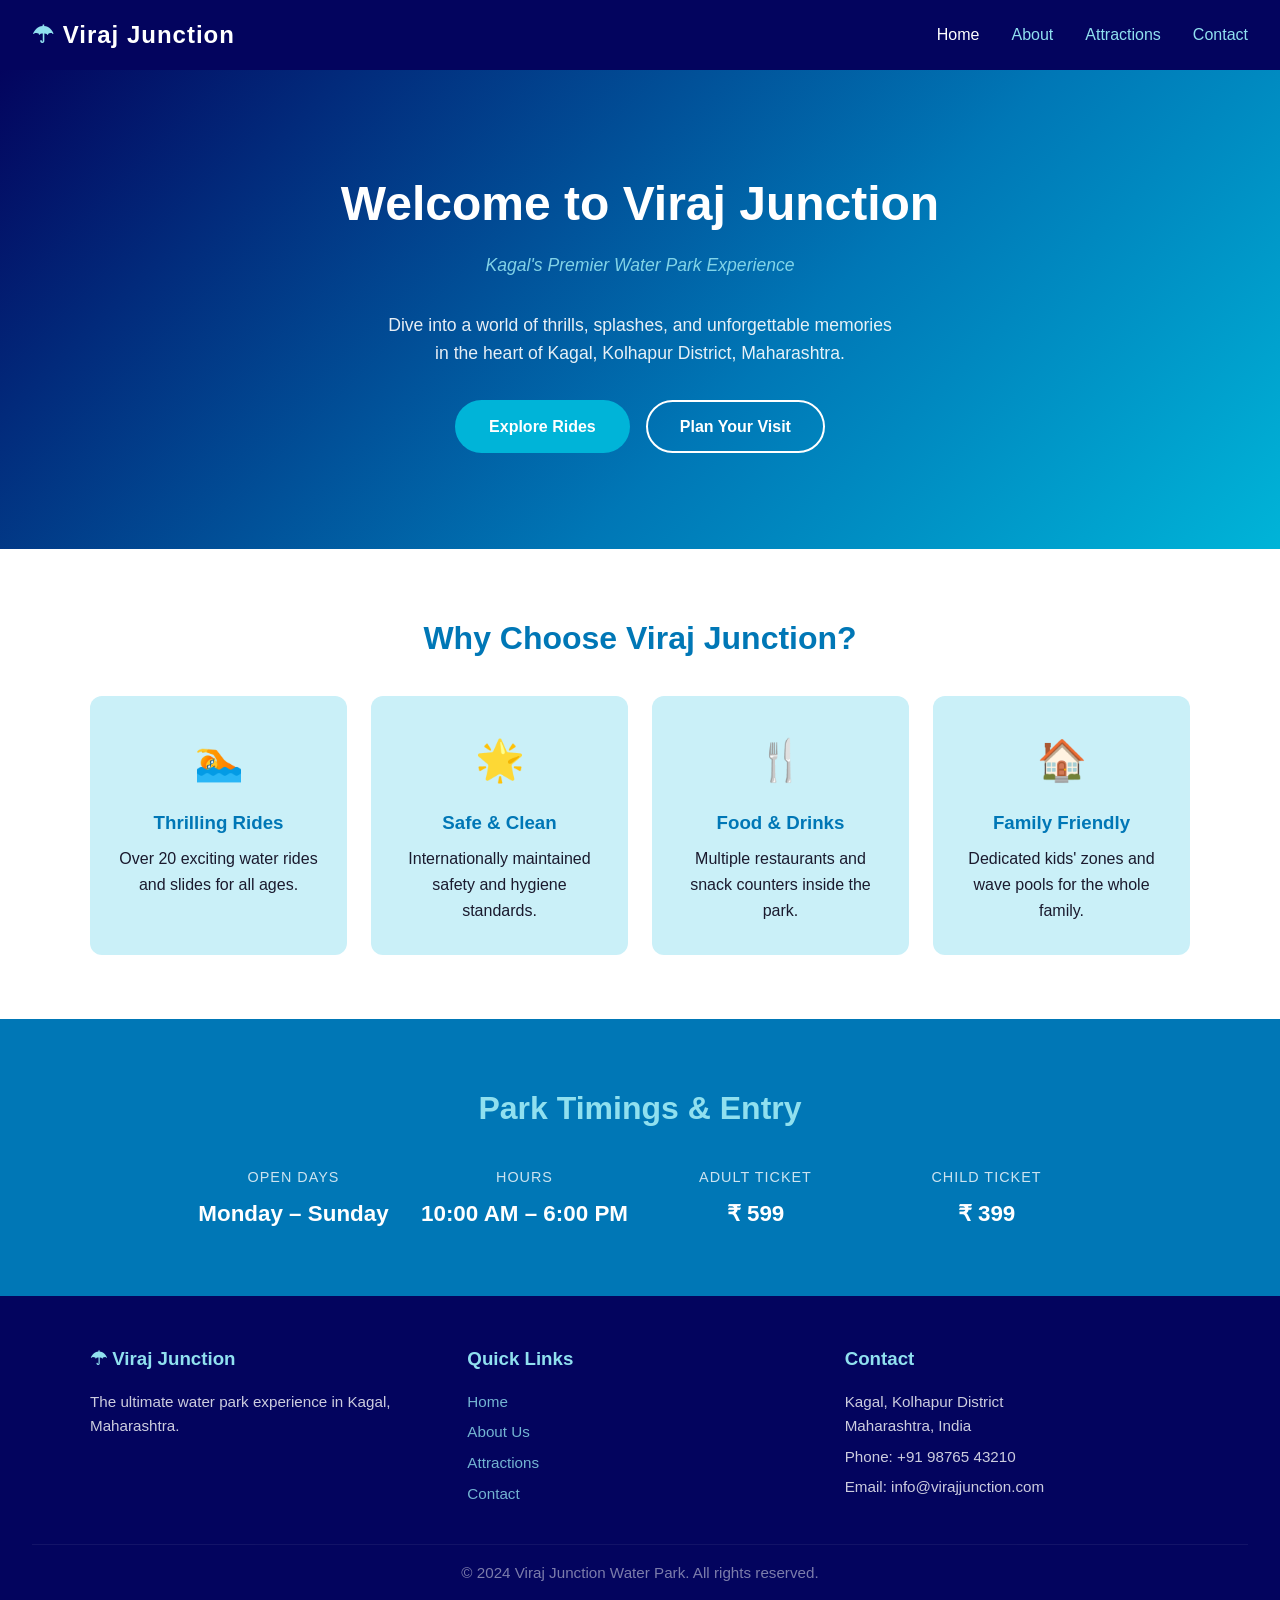
<file: viraj_junction/index.html>
<!DOCTYPE html>
<html lang="en">
<head>
  <meta charset="UTF-8" />
  <meta name="viewport" content="width=device-width, initial-scale=1.0" />
  <title>Home | Viraj Junction Water Park</title>
  <link rel="stylesheet" href="style.css" />
</head>
<body>
  
    <nav class="navbar">
      <div class="nav-brand">
        <span class="drop">&#9730;</span> Viraj Junction
      </div>
      <ul class="nav-links">
        <li><a href="index.html" class="active">Home</a></li>
<li><a href="about.html">About</a></li>
<li><a href="attractions.html">Attractions</a></li>
<li><a href="contact.html">Contact</a></li>

      </ul>
    </nav>
  <main>
    
    <section class="hero">
      <div class="hero-content">
        <h1>Welcome to Viraj Junction</h1>
        <p class="tagline">Kagal's Premier Water Park Experience</p>
        <p>Dive into a world of thrills, splashes, and unforgettable memories<br>
           in the heart of Kagal, Kolhapur District, Maharashtra.</p>
        <div class="hero-buttons">
          <a href="attractions.html" class="btn btn-primary">Explore Rides</a>
          <a href="contact.html" class="btn btn-outline">Plan Your Visit</a>
        </div>
      </div>
    </section>

    <section class="highlights">
      <h2>Why Choose Viraj Junction?</h2>
      <div class="card-grid">
        <div class="card">
          <div class="card-icon">&#127946;</div>
          <h3>Thrilling Rides</h3>
          <p>Over 20 exciting water rides and slides for all ages.</p>
        </div>
        <div class="card">
          <div class="card-icon">&#127775;</div>
          <h3>Safe &amp; Clean</h3>
          <p>Internationally maintained safety and hygiene standards.</p>
        </div>
        <div class="card">
          <div class="card-icon">&#127860;</div>
          <h3>Food &amp; Drinks</h3>
          <p>Multiple restaurants and snack counters inside the park.</p>
        </div>
        <div class="card">
          <div class="card-icon">&#127968;</div>
          <h3>Family Friendly</h3>
          <p>Dedicated kids' zones and wave pools for the whole family.</p>
        </div>
      </div>
    </section>

    <section class="timings-banner">
      <h2>Park Timings &amp; Entry</h2>
      <div class="timings-grid">
        <div class="timing-item">
          <span class="timing-label">Open Days</span>
          <span class="timing-value">Monday – Sunday</span>
        </div>
        <div class="timing-item">
          <span class="timing-label">Hours</span>
          <span class="timing-value">10:00 AM – 6:00 PM</span>
        </div>
        <div class="timing-item">
          <span class="timing-label">Adult Ticket</span>
          <span class="timing-value">&#8377; 599</span>
        </div>
        <div class="timing-item">
          <span class="timing-label">Child Ticket</span>
          <span class="timing-value">&#8377; 399</span>
        </div>
      </div>
    </section>
  </main>
  
    <footer>
      <div class="footer-content">
        <div class="footer-col">
          <h3>&#9730; Viraj Junction</h3>
          <p>The ultimate water park experience in Kagal, Maharashtra.</p>
        </div>
        <div class="footer-col">
          <h3>Quick Links</h3>
          <ul>
            <li><a href="index.html">Home</a></li>
            <li><a href="about.html">About Us</a></li>
            <li><a href="attractions.html">Attractions</a></li>
            <li><a href="contact.html">Contact</a></li>
          </ul>
        </div>
        <div class="footer-col">
          <h3>Contact</h3>
          <p>Kagal, Kolhapur District<br>Maharashtra, India</p>
          <p>Phone: +91 98765 43210</p>
          <p>Email: info@virajjunction.com</p>
        </div>
      </div>
      <div class="footer-bottom">
        <p>&copy; 2024 Viraj Junction Water Park. All rights reserved.</p>
      </div>
    </footer>
</body>
</html>
</file>
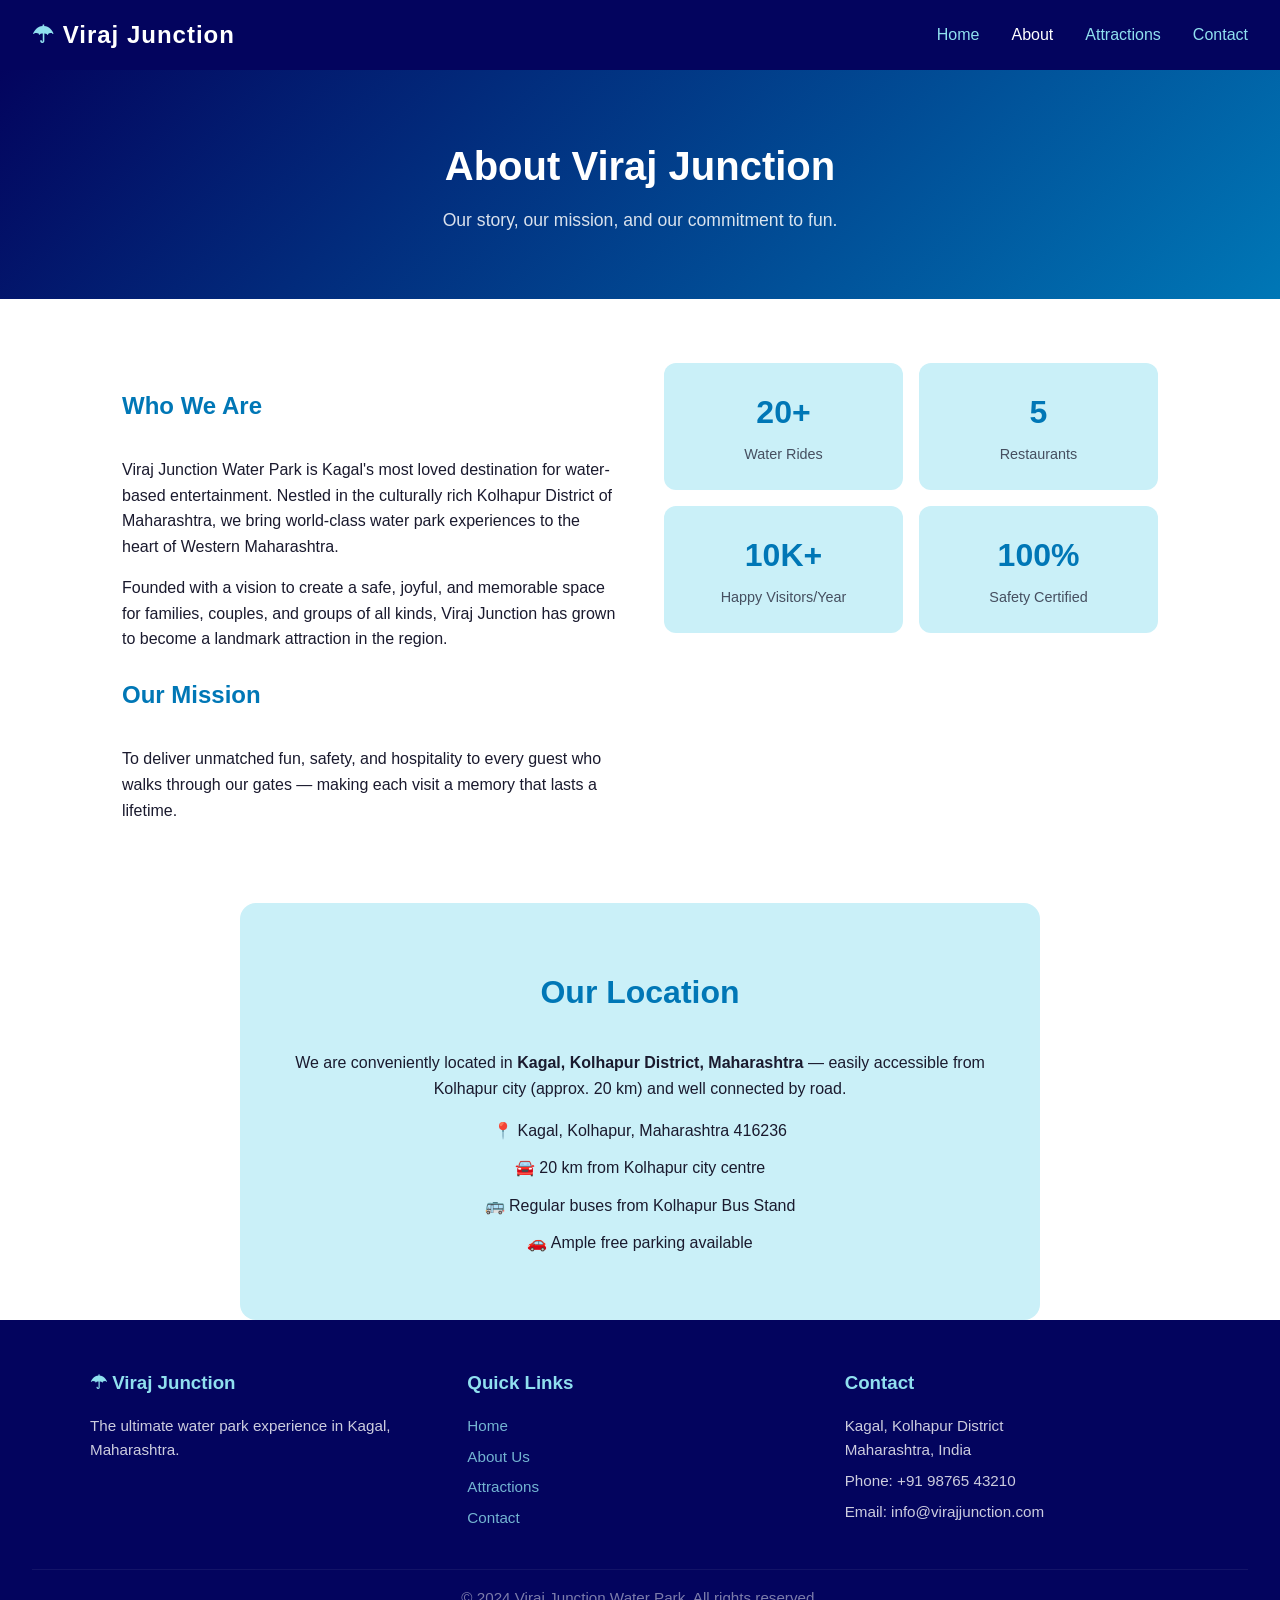
<file: viraj_junction/about.html>
<!DOCTYPE html>
<html lang="en">
<head>
  <meta charset="UTF-8" />
  <meta name="viewport" content="width=device-width, initial-scale=1.0" />
  <title>About Us | Viraj Junction Water Park</title>
  <link rel="stylesheet" href="style.css" />
</head>
<body>
  
    <nav class="navbar">
      <div class="nav-brand">
        <span class="drop">&#9730;</span> Viraj Junction
      </div>
      <ul class="nav-links">
        <li><a href="index.html">Home</a></li>
<li><a href="about.html" class="active">About</a></li>
<li><a href="attractions.html">Attractions</a></li>
<li><a href="contact.html">Contact</a></li>

      </ul>
    </nav>
  <main>
    
    <section class="page-hero">
      <h1>About Viraj Junction</h1>
      <p>Our story, our mission, and our commitment to fun.</p>
    </section>

    <section class="about-section">
      <div class="about-text">
        <h2>Who We Are</h2>
        <p>Viraj Junction Water Park is Kagal's most loved destination for water-based
           entertainment. Nestled in the culturally rich Kolhapur District of Maharashtra,
           we bring world-class water park experiences to the heart of Western Maharashtra.</p>
        <p>Founded with a vision to create a safe, joyful, and memorable space for families,
           couples, and groups of all kinds, Viraj Junction has grown to become a landmark
           attraction in the region.</p>
        <h2>Our Mission</h2>
        <p>To deliver unmatched fun, safety, and hospitality to every guest who walks through
           our gates — making each visit a memory that lasts a lifetime.</p>
      </div>
      <div class="about-stats">
        <div class="stat-card">
          <span class="stat-num">20+</span>
          <span class="stat-label">Water Rides</span>
        </div>
        <div class="stat-card">
          <span class="stat-num">5</span>
          <span class="stat-label">Restaurants</span>
        </div>
        <div class="stat-card">
          <span class="stat-num">10K+</span>
          <span class="stat-label">Happy Visitors/Year</span>
        </div>
        <div class="stat-card">
          <span class="stat-num">100%</span>
          <span class="stat-label">Safety Certified</span>
        </div>
      </div>
    </section>

    <section class="location-section">
      <h2>Our Location</h2>
      <p>We are conveniently located in <strong>Kagal, Kolhapur District, Maharashtra</strong>
         — easily accessible from Kolhapur city (approx. 20 km) and well connected by road.</p>
      <div class="location-details">
        <div class="location-item">&#128205; Kagal, Kolhapur, Maharashtra 416236</div>
        <div class="location-item">&#128664; 20 km from Kolhapur city centre</div>
        <div class="location-item">&#128652; Regular buses from Kolhapur Bus Stand</div>
        <div class="location-item">&#128663; Ample free parking available</div>
      </div>
    </section>
  </main>
  
    <footer>
      <div class="footer-content">
        <div class="footer-col">
          <h3>&#9730; Viraj Junction</h3>
          <p>The ultimate water park experience in Kagal, Maharashtra.</p>
        </div>
        <div class="footer-col">
          <h3>Quick Links</h3>
          <ul>
            <li><a href="index.html">Home</a></li>
            <li><a href="about.html">About Us</a></li>
            <li><a href="attractions.html">Attractions</a></li>
            <li><a href="contact.html">Contact</a></li>
          </ul>
        </div>
        <div class="footer-col">
          <h3>Contact</h3>
          <p>Kagal, Kolhapur District<br>Maharashtra, India</p>
          <p>Phone: +91 98765 43210</p>
          <p>Email: info@virajjunction.com</p>
        </div>
      </div>
      <div class="footer-bottom">
        <p>&copy; 2024 Viraj Junction Water Park. All rights reserved.</p>
      </div>
    </footer>
</body>
</html>
</file>
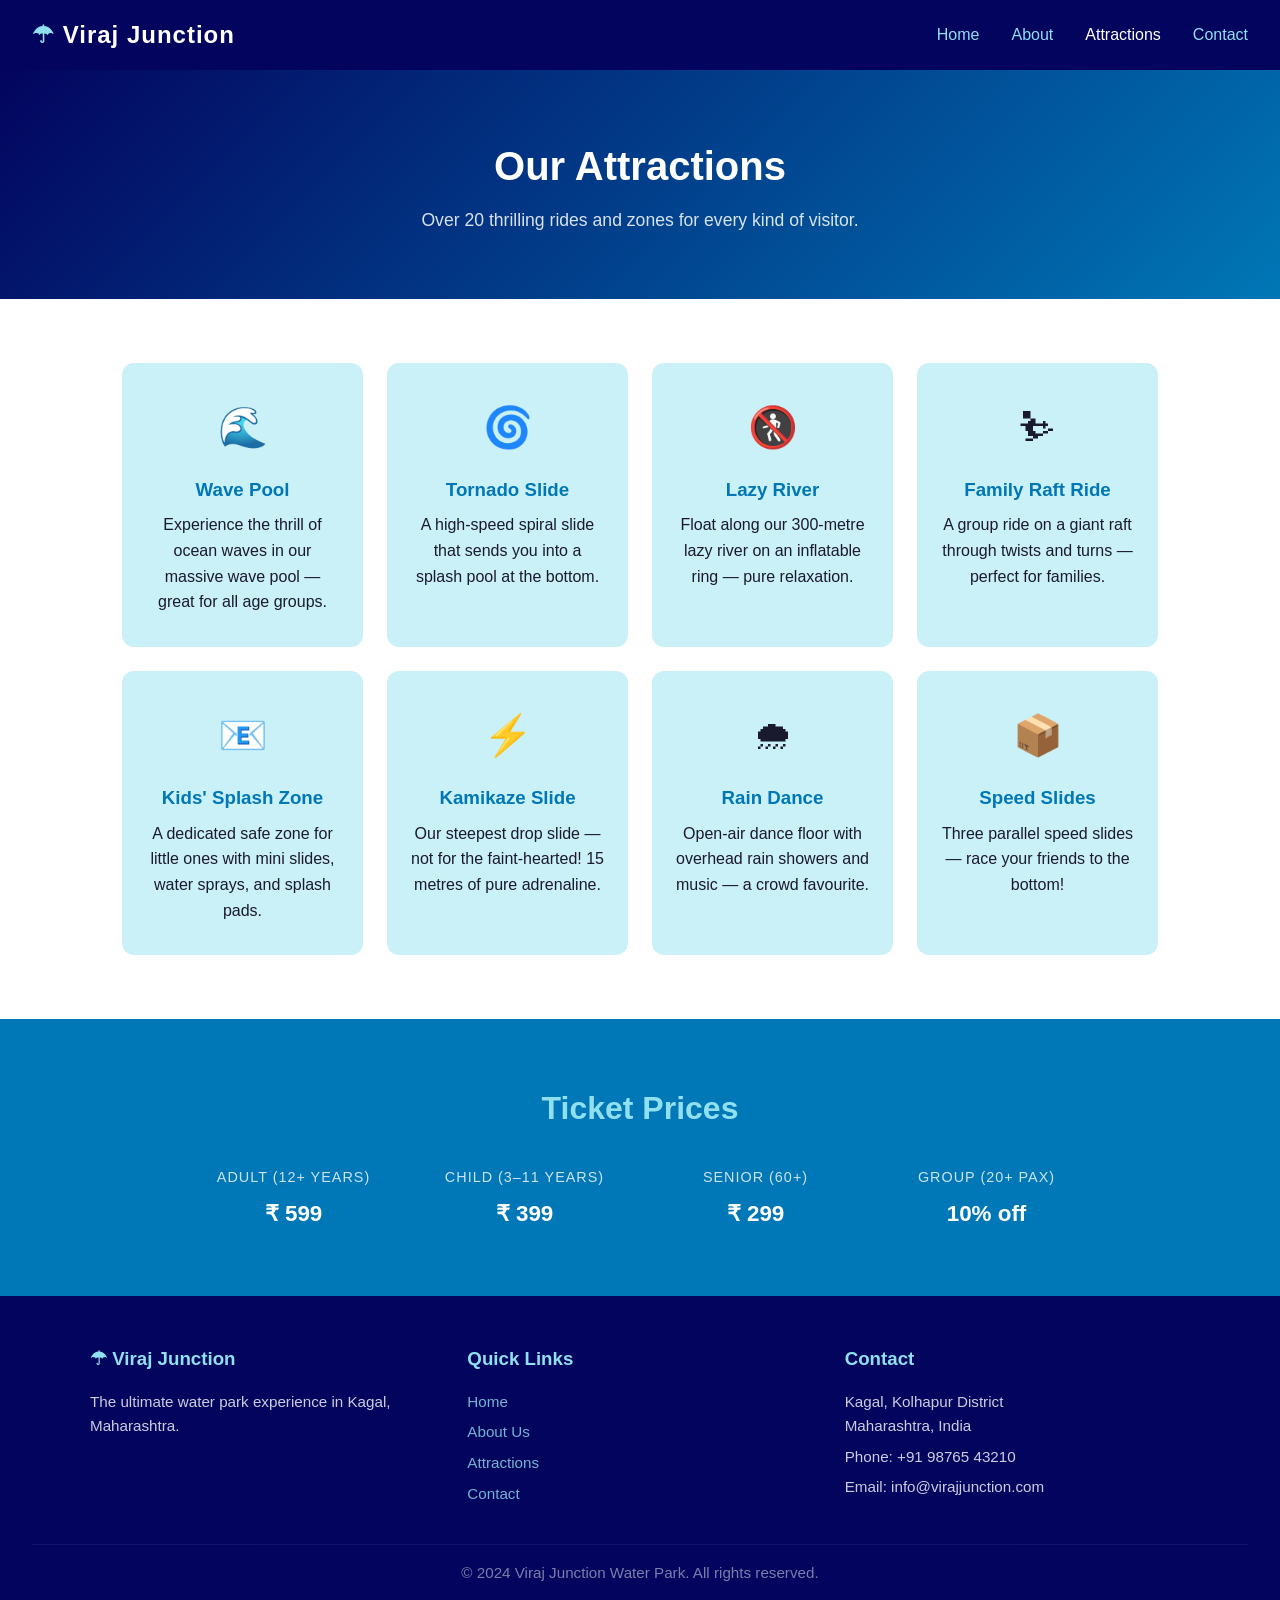
<file: viraj_junction/attractions.html>
<!DOCTYPE html>
<html lang="en">
<head>
  <meta charset="UTF-8" />
  <meta name="viewport" content="width=device-width, initial-scale=1.0" />
  <title>Attractions | Viraj Junction Water Park</title>
  <link rel="stylesheet" href="style.css" />
</head>
<body>
  
    <nav class="navbar">
      <div class="nav-brand">
        <span class="drop">&#9730;</span> Viraj Junction
      </div>
      <ul class="nav-links">
        <li><a href="index.html">Home</a></li>
<li><a href="about.html">About</a></li>
<li><a href="attractions.html" class="active">Attractions</a></li>
<li><a href="contact.html">Contact</a></li>

      </ul>
    </nav>
  <main>
    
    <section class="page-hero">
      <h1>Our Attractions</h1>
      <p>Over 20 thrilling rides and zones for every kind of visitor.</p>
    </section>

    <section class="attractions-section">
      <div class="card-grid">
        
        <div class="card">
          <div class="card-icon">&#127754;</div>
          <h3>Wave Pool</h3>
          <p>Experience the thrill of ocean waves in our massive wave pool — great for all age groups.</p>
        </div>
        <div class="card">
          <div class="card-icon">&#127744;</div>
          <h3>Tornado Slide</h3>
          <p>A high-speed spiral slide that sends you into a splash pool at the bottom.</p>
        </div>
        <div class="card">
          <div class="card-icon">&#128695;</div>
          <h3>Lazy River</h3>
          <p>Float along our 300-metre lazy river on an inflatable ring — pure relaxation.</p>
        </div>
        <div class="card">
          <div class="card-icon">&#9975;</div>
          <h3>Family Raft Ride</h3>
          <p>A group ride on a giant raft through twists and turns — perfect for families.</p>
        </div>
        <div class="card">
          <div class="card-icon">&#128231;</div>
          <h3>Kids' Splash Zone</h3>
          <p>A dedicated safe zone for little ones with mini slides, water sprays, and splash pads.</p>
        </div>
        <div class="card">
          <div class="card-icon">&#9889;</div>
          <h3>Kamikaze Slide</h3>
          <p>Our steepest drop slide — not for the faint-hearted! 15 metres of pure adrenaline.</p>
        </div>
        <div class="card">
          <div class="card-icon">&#127783;</div>
          <h3>Rain Dance</h3>
          <p>Open-air dance floor with overhead rain showers and music — a crowd favourite.</p>
        </div>
        <div class="card">
          <div class="card-icon">&#128230;</div>
          <h3>Speed Slides</h3>
          <p>Three parallel speed slides — race your friends to the bottom!</p>
        </div>
      </div>
    </section>

    <section class="timings-banner">
      <h2>Ticket Prices</h2>
      <div class="timings-grid">
        <div class="timing-item">
          <span class="timing-label">Adult (12+ years)</span>
          <span class="timing-value">&#8377; 599</span>
        </div>
        <div class="timing-item">
          <span class="timing-label">Child (3–11 years)</span>
          <span class="timing-value">&#8377; 399</span>
        </div>
        <div class="timing-item">
          <span class="timing-label">Senior (60+)</span>
          <span class="timing-value">&#8377; 299</span>
        </div>
        <div class="timing-item">
          <span class="timing-label">Group (20+ pax)</span>
          <span class="timing-value">10% off</span>
        </div>
      </div>
    </section>
  </main>
  
    <footer>
      <div class="footer-content">
        <div class="footer-col">
          <h3>&#9730; Viraj Junction</h3>
          <p>The ultimate water park experience in Kagal, Maharashtra.</p>
        </div>
        <div class="footer-col">
          <h3>Quick Links</h3>
          <ul>
            <li><a href="index.html">Home</a></li>
            <li><a href="about.html">About Us</a></li>
            <li><a href="attractions.html">Attractions</a></li>
            <li><a href="contact.html">Contact</a></li>
          </ul>
        </div>
        <div class="footer-col">
          <h3>Contact</h3>
          <p>Kagal, Kolhapur District<br>Maharashtra, India</p>
          <p>Phone: +91 98765 43210</p>
          <p>Email: info@virajjunction.com</p>
        </div>
      </div>
      <div class="footer-bottom">
        <p>&copy; 2024 Viraj Junction Water Park. All rights reserved.</p>
      </div>
    </footer>
</body>
</html>
</file>
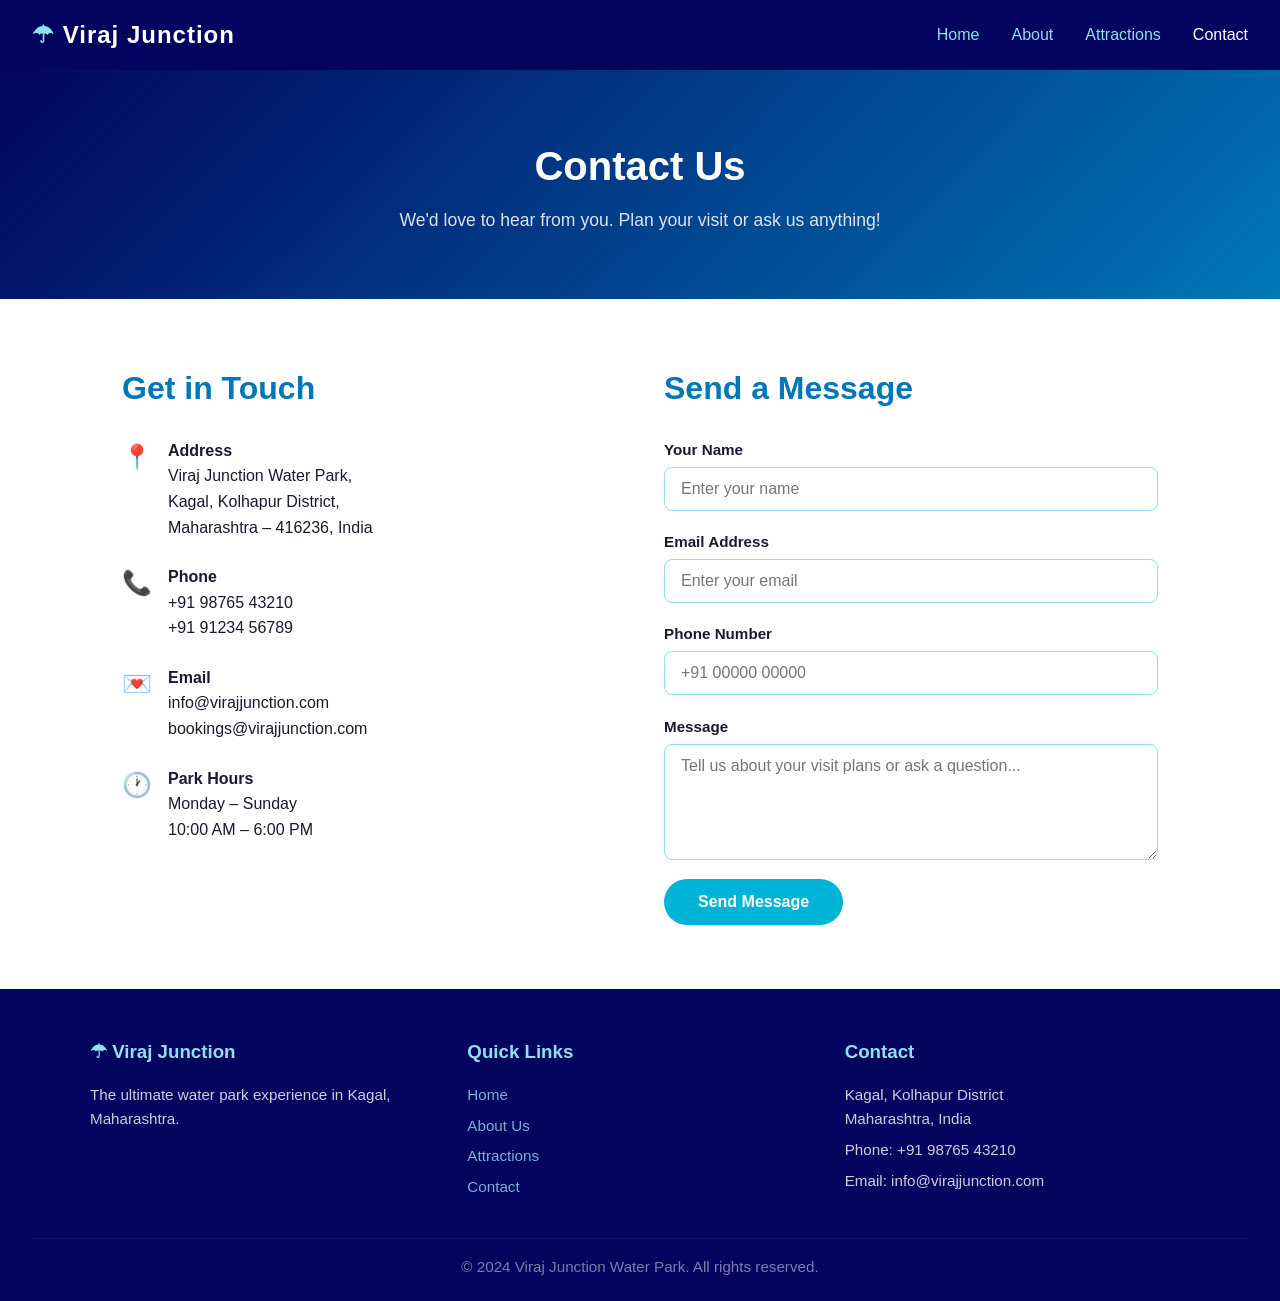
<file: viraj_junction/contact.html>
<!DOCTYPE html>
<html lang="en">
<head>
  <meta charset="UTF-8" />
  <meta name="viewport" content="width=device-width, initial-scale=1.0" />
  <title>Contact | Viraj Junction Water Park</title>
  <link rel="stylesheet" href="style.css" />
</head>
<body>
  
    <nav class="navbar">
      <div class="nav-brand">
        <span class="drop">&#9730;</span> Viraj Junction
      </div>
      <ul class="nav-links">
        <li><a href="index.html">Home</a></li>
<li><a href="about.html">About</a></li>
<li><a href="attractions.html">Attractions</a></li>
<li><a href="contact.html" class="active">Contact</a></li>

      </ul>
    </nav>
  <main>
    
    <section class="page-hero">
      <h1>Contact Us</h1>
      <p>We'd love to hear from you. Plan your visit or ask us anything!</p>
    </section>

    <section class="contact-section">
      <div class="contact-info">
        <h2>Get in Touch</h2>
        <div class="contact-item">
          <span class="contact-icon">&#128205;</span>
          <div>
            <strong>Address</strong><br>
            Viraj Junction Water Park,<br>
            Kagal, Kolhapur District,<br>
            Maharashtra – 416236, India
          </div>
        </div>
        <div class="contact-item">
          <span class="contact-icon">&#128222;</span>
          <div>
            <strong>Phone</strong><br>
            +91 98765 43210<br>
            +91 91234 56789
          </div>
        </div>
        <div class="contact-item">
          <span class="contact-icon">&#128140;</span>
          <div>
            <strong>Email</strong><br>
            info@virajjunction.com<br>
            bookings@virajjunction.com
          </div>
        </div>
        <div class="contact-item">
          <span class="contact-icon">&#128336;</span>
          <div>
            <strong>Park Hours</strong><br>
            Monday – Sunday<br>
            10:00 AM – 6:00 PM
          </div>
        </div>
      </div>

      <div class="contact-form">
        <h2>Send a Message</h2>
        <form>
          <div class="form-group">
            <label for="name">Your Name</label>
            <input type="text" id="name" name="name" placeholder="Enter your name" required />
          </div>
          <div class="form-group">
            <label for="email">Email Address</label>
            <input type="email" id="email" name="email" placeholder="Enter your email" required />
          </div>
          <div class="form-group">
            <label for="phone">Phone Number</label>
            <input type="tel" id="phone" name="phone" placeholder="+91 00000 00000" />
          </div>
          <div class="form-group">
            <label for="message">Message</label>
            <textarea id="message" name="message" rows="5"
                      placeholder="Tell us about your visit plans or ask a question..."></textarea>
          </div>
          <button type="submit" class="btn btn-primary">Send Message</button>
        </form>
      </div>
    </section>
  </main>
  
    <footer>
      <div class="footer-content">
        <div class="footer-col">
          <h3>&#9730; Viraj Junction</h3>
          <p>The ultimate water park experience in Kagal, Maharashtra.</p>
        </div>
        <div class="footer-col">
          <h3>Quick Links</h3>
          <ul>
            <li><a href="index.html">Home</a></li>
            <li><a href="about.html">About Us</a></li>
            <li><a href="attractions.html">Attractions</a></li>
            <li><a href="contact.html">Contact</a></li>
          </ul>
        </div>
        <div class="footer-col">
          <h3>Contact</h3>
          <p>Kagal, Kolhapur District<br>Maharashtra, India</p>
          <p>Phone: +91 98765 43210</p>
          <p>Email: info@virajjunction.com</p>
        </div>
      </div>
      <div class="footer-bottom">
        <p>&copy; 2024 Viraj Junction Water Park. All rights reserved.</p>
      </div>
    </footer>
</body>
</html>
</file>
<file: viraj_junction/style.css>
/* Viraj Junction Water Park — Stylesheet */

*, *::before, *::after {
  box-sizing: border-box;
  margin: 0;
  padding: 0;
}

:root {
  --primary:   #0077b6;
  --secondary: #00b4d8;
  --accent:    #90e0ef;
  --dark:      #03045e;
  --light:     #caf0f8;
  --white:     #ffffff;
  --text:      #1a1a2e;
}

body {
  font-family: 'Segoe UI', Tahoma, Geneva, Verdana, sans-serif;
  color: var(--text);
  background: var(--white);
  line-height: 1.6;
}

/* ── Navbar ── */
.navbar {
  display: flex;
  align-items: center;
  justify-content: space-between;
  background: var(--dark);
  padding: 1rem 2rem;
  position: sticky;
  top: 0;
  z-index: 100;
}

.nav-brand {
  color: var(--white);
  font-size: 1.5rem;
  font-weight: 700;
  letter-spacing: 1px;
}

.nav-brand .drop {
  color: var(--accent);
}

.nav-links {
  list-style: none;
  display: flex;
  gap: 2rem;
}

.nav-links a {
  color: var(--accent);
  text-decoration: none;
  font-weight: 500;
  transition: color 0.2s;
}

.nav-links a:hover,
.nav-links a.active {
  color: var(--white);
}

/* ── Hero ── */
.hero {
  background: linear-gradient(135deg, var(--dark) 0%, var(--primary) 60%, var(--secondary) 100%);
  color: var(--white);
  text-align: center;
  padding: 6rem 2rem;
}

.hero h1 {
  font-size: 3rem;
  margin-bottom: 0.5rem;
}

.tagline {
  font-size: 1.3rem;
  color: var(--accent);
  margin-bottom: 1rem;
  font-style: italic;
}

.hero p {
  font-size: 1.1rem;
  margin-bottom: 2rem;
  opacity: 0.9;
}

.hero-buttons {
  display: flex;
  gap: 1rem;
  justify-content: center;
  flex-wrap: wrap;
}

/* ── Page Hero (inner pages) ── */
.page-hero {
  background: linear-gradient(135deg, var(--dark), var(--primary));
  color: var(--white);
  text-align: center;
  padding: 4rem 2rem;
}

.page-hero h1 {
  font-size: 2.5rem;
  margin-bottom: 0.5rem;
}

.page-hero p {
  font-size: 1.1rem;
  opacity: 0.85;
}

/* ── Buttons ── */
.btn {
  display: inline-block;
  padding: 0.75rem 2rem;
  border-radius: 50px;
  font-size: 1rem;
  font-weight: 600;
  text-decoration: none;
  cursor: pointer;
  transition: transform 0.2s, box-shadow 0.2s;
  border: 2px solid transparent;
}

.btn:hover {
  transform: translateY(-2px);
  box-shadow: 0 6px 20px rgba(0,0,0,0.2);
}

.btn-primary {
  background: var(--secondary);
  color: var(--white);
}

.btn-outline {
  border-color: var(--white);
  color: var(--white);
  background: transparent;
}

.btn-outline:hover {
  background: var(--white);
  color: var(--dark);
}

/* ── Sections ── */
section {
  padding: 4rem 2rem;
}

section h2 {
  text-align: center;
  font-size: 2rem;
  color: var(--primary);
  margin-bottom: 2rem;
}

/* ── Card Grid ── */
.card-grid {
  display: grid;
  grid-template-columns: repeat(auto-fit, minmax(220px, 1fr));
  gap: 1.5rem;
  max-width: 1100px;
  margin: 0 auto;
}

.card {
  background: var(--light);
  border-radius: 12px;
  padding: 2rem 1.5rem;
  text-align: center;
  transition: transform 0.2s, box-shadow 0.2s;
}

.card:hover {
  transform: translateY(-4px);
  box-shadow: 0 8px 24px rgba(0,119,182,0.15);
}

.card-icon {
  font-size: 2.5rem;
  margin-bottom: 1rem;
}

.card h3 {
  color: var(--primary);
  margin-bottom: 0.5rem;
}

/* ── Timings Banner ── */
.timings-banner {
  background: var(--primary);
  color: var(--white);
}

.timings-banner h2 {
  color: var(--accent);
}

.timings-grid {
  display: grid;
  grid-template-columns: repeat(auto-fit, minmax(180px, 1fr));
  gap: 1.5rem;
  max-width: 900px;
  margin: 0 auto;
  text-align: center;
}

.timing-item {
  display: flex;
  flex-direction: column;
  gap: 0.4rem;
}

.timing-label {
  font-size: 0.9rem;
  opacity: 0.8;
  text-transform: uppercase;
  letter-spacing: 1px;
}

.timing-value {
  font-size: 1.4rem;
  font-weight: 700;
}

/* ── About Page ── */
.about-section {
  display: grid;
  grid-template-columns: 1fr 1fr;
  gap: 3rem;
  max-width: 1100px;
  margin: 0 auto;
  align-items: start;
}

.about-text h2 {
  text-align: left;
  margin-top: 1.5rem;
  font-size: 1.5rem;
}

.about-text p {
  margin-bottom: 1rem;
}

.about-stats {
  display: grid;
  grid-template-columns: 1fr 1fr;
  gap: 1rem;
}

.stat-card {
  background: var(--light);
  border-radius: 12px;
  padding: 1.5rem;
  text-align: center;
  display: flex;
  flex-direction: column;
  gap: 0.3rem;
}

.stat-num {
  font-size: 2rem;
  font-weight: 700;
  color: var(--primary);
}

.stat-label {
  font-size: 0.9rem;
  color: var(--text);
  opacity: 0.75;
}

.location-section {
  background: var(--light);
  border-radius: 16px;
  max-width: 800px;
  margin: 0 auto;
  text-align: center;
}

.location-details {
  display: flex;
  flex-direction: column;
  gap: 0.75rem;
  margin-top: 1rem;
}

.location-item {
  font-size: 1rem;
}

/* ── Attractions ── */
.attractions-section {
  max-width: 1100px;
  margin: 0 auto;
}

/* ── Contact Page ── */
.contact-section {
  display: grid;
  grid-template-columns: 1fr 1fr;
  gap: 3rem;
  max-width: 1100px;
  margin: 0 auto;
  align-items: start;
}

.contact-section h2 {
  text-align: left;
  margin-bottom: 1.5rem;
}

.contact-item {
  display: flex;
  gap: 1rem;
  margin-bottom: 1.5rem;
  align-items: flex-start;
}

.contact-icon {
  font-size: 1.5rem;
}

.form-group {
  margin-bottom: 1.2rem;
  display: flex;
  flex-direction: column;
  gap: 0.3rem;
}

.form-group label {
  font-weight: 600;
  font-size: 0.95rem;
}

.form-group input,
.form-group textarea {
  padding: 0.75rem 1rem;
  border: 1.5px solid var(--accent);
  border-radius: 8px;
  font-size: 1rem;
  font-family: inherit;
  transition: border-color 0.2s;
  resize: vertical;
}

.form-group input:focus,
.form-group textarea:focus {
  outline: none;
  border-color: var(--primary);
}

/* ── Footer ── */
footer {
  background: var(--dark);
  color: var(--white);
  padding: 3rem 2rem 1rem;
}

.footer-content {
  display: grid;
  grid-template-columns: repeat(auto-fit, minmax(200px, 1fr));
  gap: 2rem;
  max-width: 1100px;
  margin: 0 auto;
}

footer h3 {
  color: var(--accent);
  margin-bottom: 1rem;
}

footer p,
footer li {
  opacity: 0.8;
  font-size: 0.95rem;
  margin-bottom: 0.4rem;
}

footer ul {
  list-style: none;
}

footer a {
  color: var(--accent);
  text-decoration: none;
}

footer a:hover {
  color: var(--white);
}

.footer-bottom {
  text-align: center;
  margin-top: 2rem;
  padding-top: 1rem;
  border-top: 1px solid rgba(255,255,255,0.1);
  font-size: 0.85rem;
  opacity: 0.6;
}

/* ── Responsive ── */
@media (max-width: 768px) {
  .hero h1 { font-size: 2rem; }
  .about-section,
  .contact-section { grid-template-columns: 1fr; }
  .about-stats { grid-template-columns: 1fr 1fr; }
  .nav-links { gap: 1rem; }
}

@media (max-width: 480px) {
  .navbar { flex-direction: column; gap: 0.75rem; }
  .nav-links { flex-wrap: wrap; justify-content: center; }
  .hero h1 { font-size: 1.6rem; }
}
</file>
